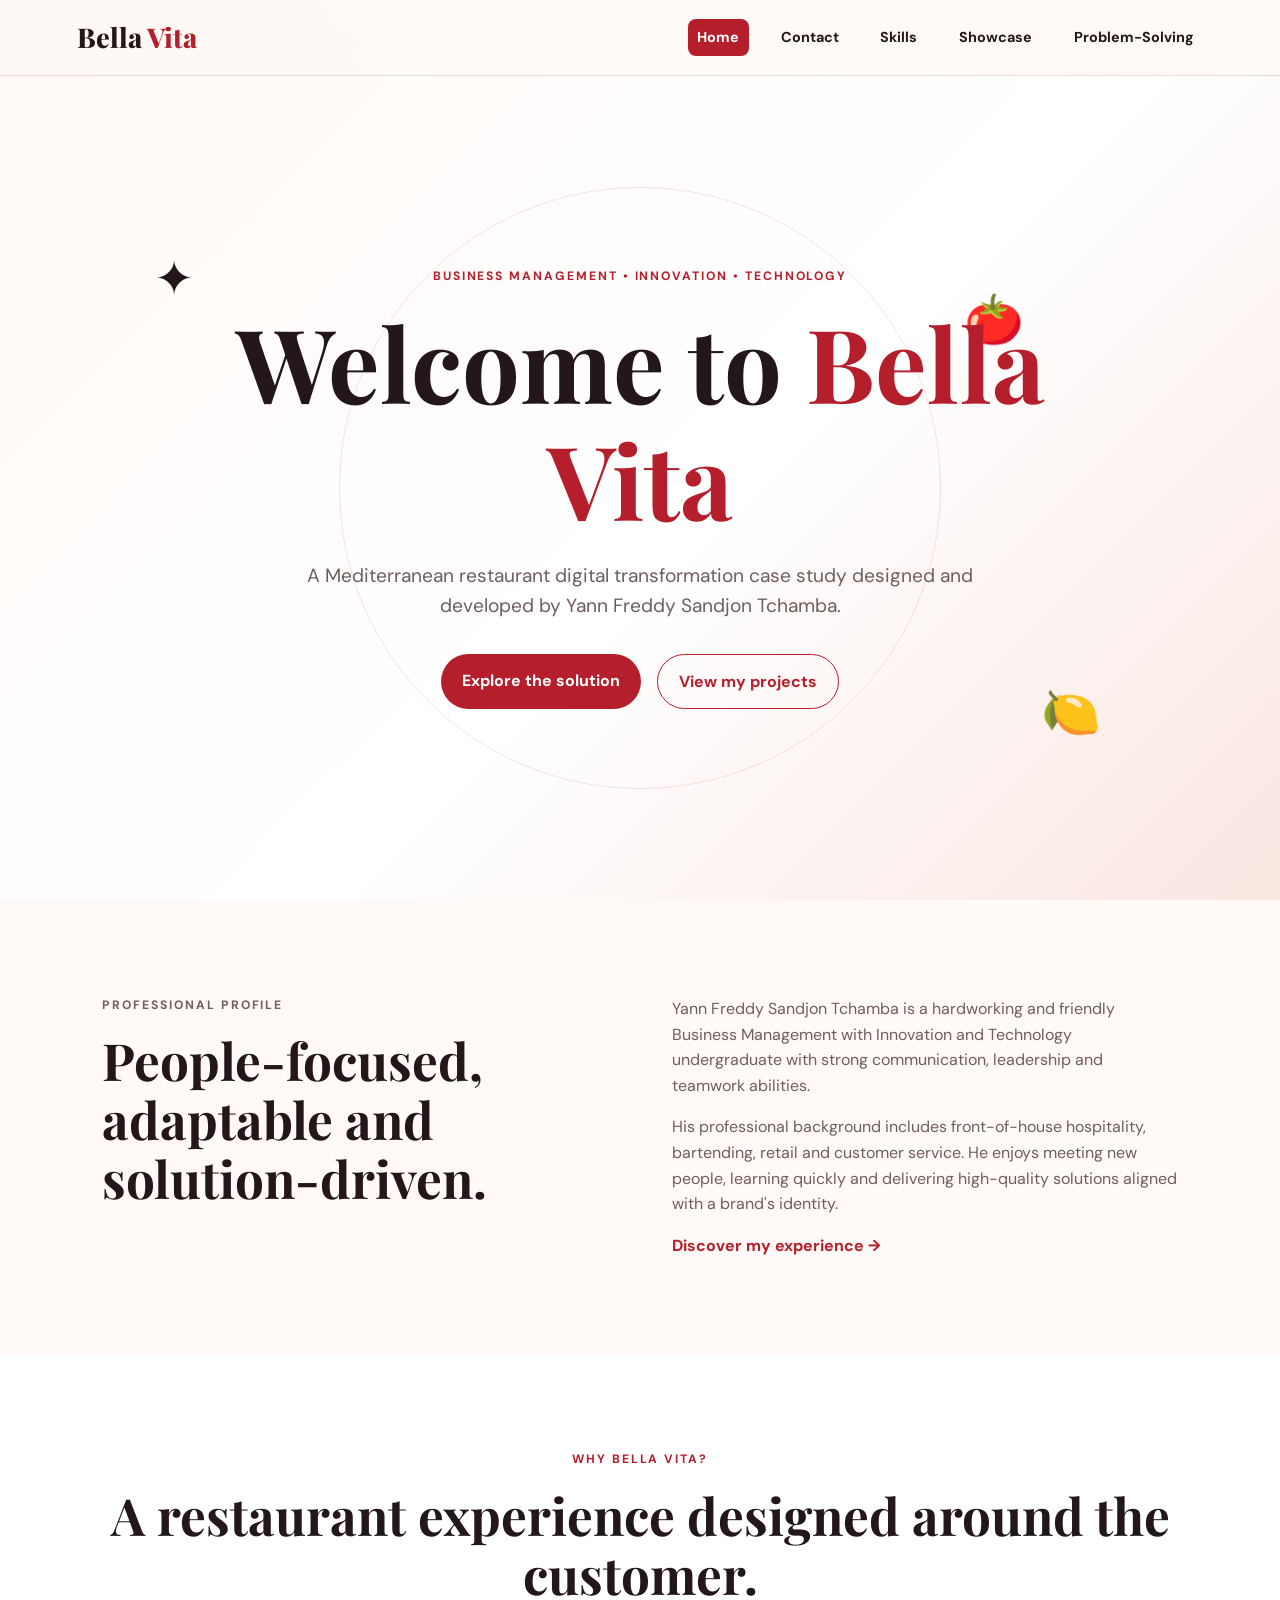
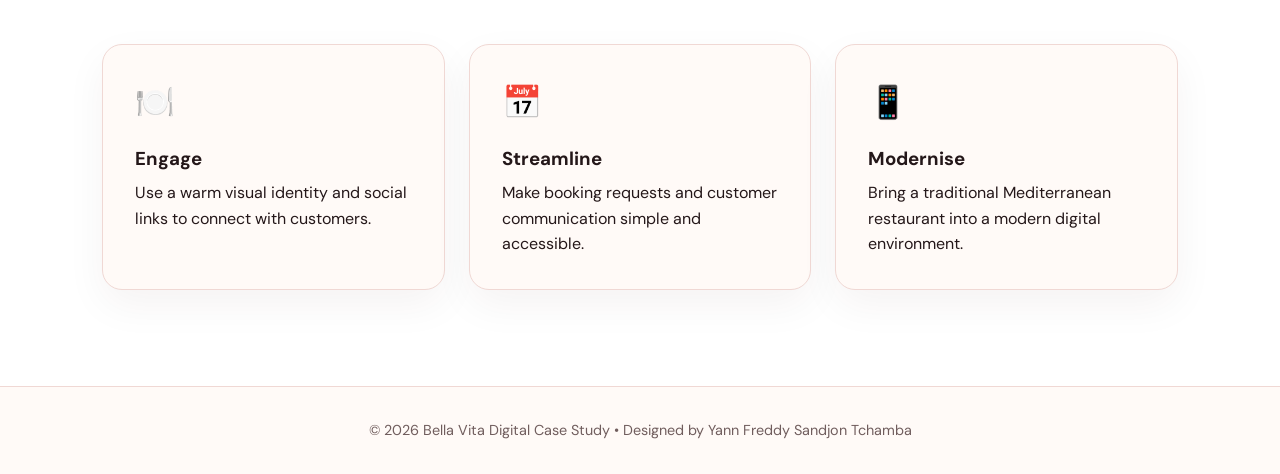
<file: index.html>
<!DOCTYPE html>
<html lang="en">
<head>
    <meta charset="UTF-8">
    <meta name="viewport" content="width=device-width, initial-scale=1.0">

    <title>Bella Vita | Yann Freddy Sandjon Tchamba</title>

    <link rel="stylesheet" href="style.css">    
<script defer src="script.js"></script>
<body>

<header class="site-header">

    <a class="logo" href="index.html">
        Bella <span>Vita</span>
    </a>

    <button class="menu-toggle">☰</button>

    <nav class="nav">

        <a class="active" href="index.html">Home</a>

        <a href="contact.html">Contact</a>

        <a href="skills.html">Skills</a>

        <a href="showcase.html">Showcase</a>

        <a href="problem-solving.html">
            Problem-Solving
        </a>

    </nav>

</header>


<main>

    <section class="hero">

        <div class="floating floating-one">✦</div>

        <div class="floating floating-two">🍋</div>

        <div class="floating floating-three">🍅</div>


        <div class="hero-content">

            <p class="eyebrow">
                Business Management • Innovation • Technology
            </p>

            <h1>
                Welcome to <span>Bella Vita</span>
            </h1>

            <p class="lead">

                A Mediterranean restaurant digital transformation case study designed and developed by Yann Freddy Sandjon Tchamba.

            </p>


            <div class="button-row">

                <a class="btn" href="problem-solving.html">

                    Explore the solution

                </a>


                <a class="btn btn-outline" href="showcase.html">

                    View my projects

                </a>

            </div>

        </div>

    </section>


    <section class="section intro-grid">

        <div>

            <p class="eyebrow">
                Professional Profile
            </p>

            <h2>
                People-focused, adaptable and solution-driven.
            </h2>

        </div>


        <div>

            <p>

                Yann Freddy Sandjon Tchamba is a hardworking and friendly Business Management with Innovation and Technology undergraduate with strong communication, leadership and teamwork abilities.

            </p>


            <p>

                His professional background includes front-of-house hospitality, bartending, retail and customer service. He enjoys meeting new people, learning quickly and delivering high-quality solutions aligned with a brand's identity.

            </p>


            <a class="text-link" href="skills.html">

                Discover my experience →

            </a>

        </div>

    </section>


    <section class="section cards-section">

        <div class="section-heading">

            <p class="eyebrow">
                Why Bella Vita?
            </p>

            <h2>
                A restaurant experience designed around the customer.
            </h2>

        </div>


        <div class="cards">

            <article class="card">

                <div class="icon">
                    🍽️
                </div>

                <h3>
                    Engage
                </h3>

                <p>

                    Use a warm visual identity and social links to connect with customers.

                </p>

            </article>


            <article class="card">

                <div class="icon">
                    📅
                </div>

                <h3>
                    Streamline
                </h3>

                <p>

                    Make booking requests and customer communication simple and accessible.

                </p>

            </article>


            <article class="card">

                <div class="icon">
                    📱
                </div>

                <h3>
                    Modernise
                </h3>

                <p>

                    Bring a traditional Mediterranean restaurant into a modern digital environment.

                </p>

            </article>

        </div>

    </section>

</main>


<footer>

    <p>
        © 2026 Bella Vita Digital Case Study • Designed by Yann Freddy Sandjon Tchamba
    </p>

</footer>


</body>
</html>
</file>
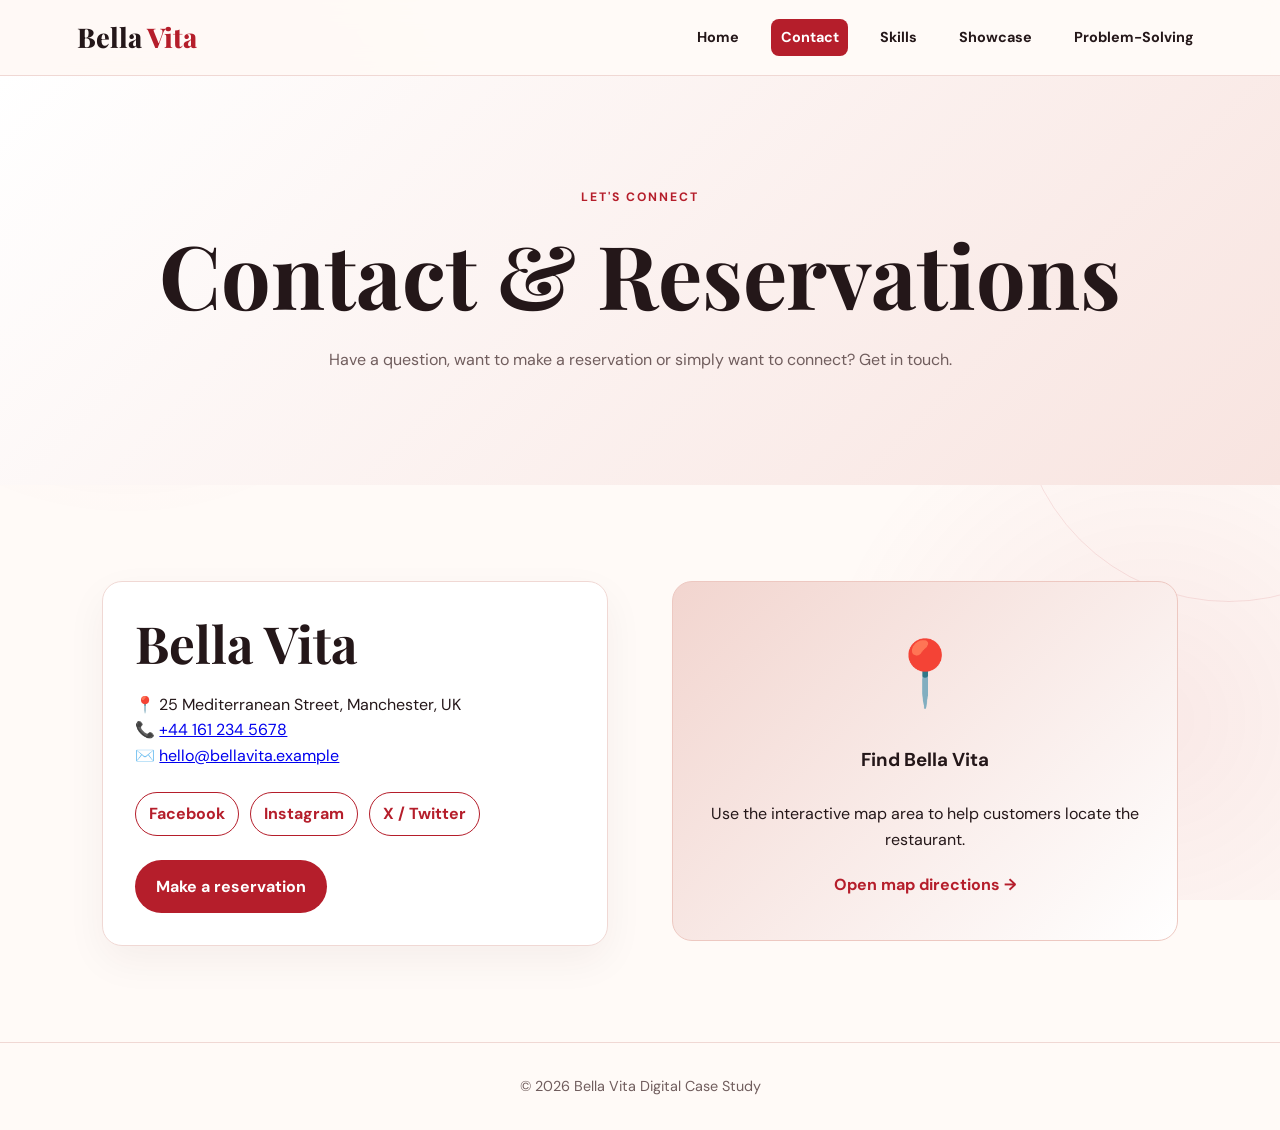
<file: contact.html>
<!DOCTYPE html>
<html lang="en">

<head>

    <meta charset="UTF-8">

    <meta name="viewport" content="width=device-width, initial-scale=1.0">

    <title>Contact | Bella Vita</title>

    <link rel="stylesheet" href="style.css">

    <script defer src="script.js"></script>
</head>


<body>


<header class="site-header">

    <a class="logo" href="index.html">

        Bella <span>Vita</span>

    </a>


    <button class="menu-toggle">
        ☰
    </button>


    <nav class="nav">

        <a href="index.html">
            Home
        </a>

        <a class="active" href="contact.html">
            Contact
        </a>

        <a href="skills.html">
            Skills
        </a>

        <a href="showcase.html">
            Showcase
        </a>

        <a href="problem-solving.html">
            Problem-Solving
        </a>

    </nav>

</header>


<main>


<section class="page-hero">

    <p class="eyebrow">
        Let's connect
    </p>


    <h1>
        Contact & Reservations
    </h1>


    <p>

        Have a question, want to make a reservation or simply want to connect? Get in touch.

    </p>

</section>


<section class="section contact-grid">


    <div class="contact-card">

        <h2>
            Bella Vita
        </h2>


        <p>
            📍 25 Mediterranean Street, Manchester, UK
        </p>


        <p>

            📞

            <a href="tel:+441612345678">

                +44 161 234 5678

            </a>

        </p>


        <p>

            ✉️

            <a href="mailto:hello@bellavita.example">

                hello@bellavita.example

            </a>

        </p>


        <div class="socials">

            <a href="https://www.facebook.com/"
               target="_blank">

                Facebook

            </a>


            <a href="https://www.instagram.com/"
               target="_blank">

                Instagram

            </a>


            <a href="https://x.com/"
               target="_blank">

                X / Twitter

            </a>

        </div>


        <a class="btn" href="problem-solving.html#booking">

            Make a reservation

        </a>

    </div>


    <div class="map-box">

        <div class="map-pin">
            📍
        </div>


        <h3>
            Find Bella Vita
        </h3>


        <p>

            Use the interactive map area to help customers locate the restaurant.

        </p>


        <a class="text-link"
           target="_blank"
           href="https://www.google.com/maps/search/?api=1&query=Manchester%2C%20UK">

            Open map directions →

        </a>

    </div>


</section>


</main>


<footer>

    <p>
        © 2026 Bella Vita Digital Case Study
    </p>

</footer>


</body>

</html>
</file>
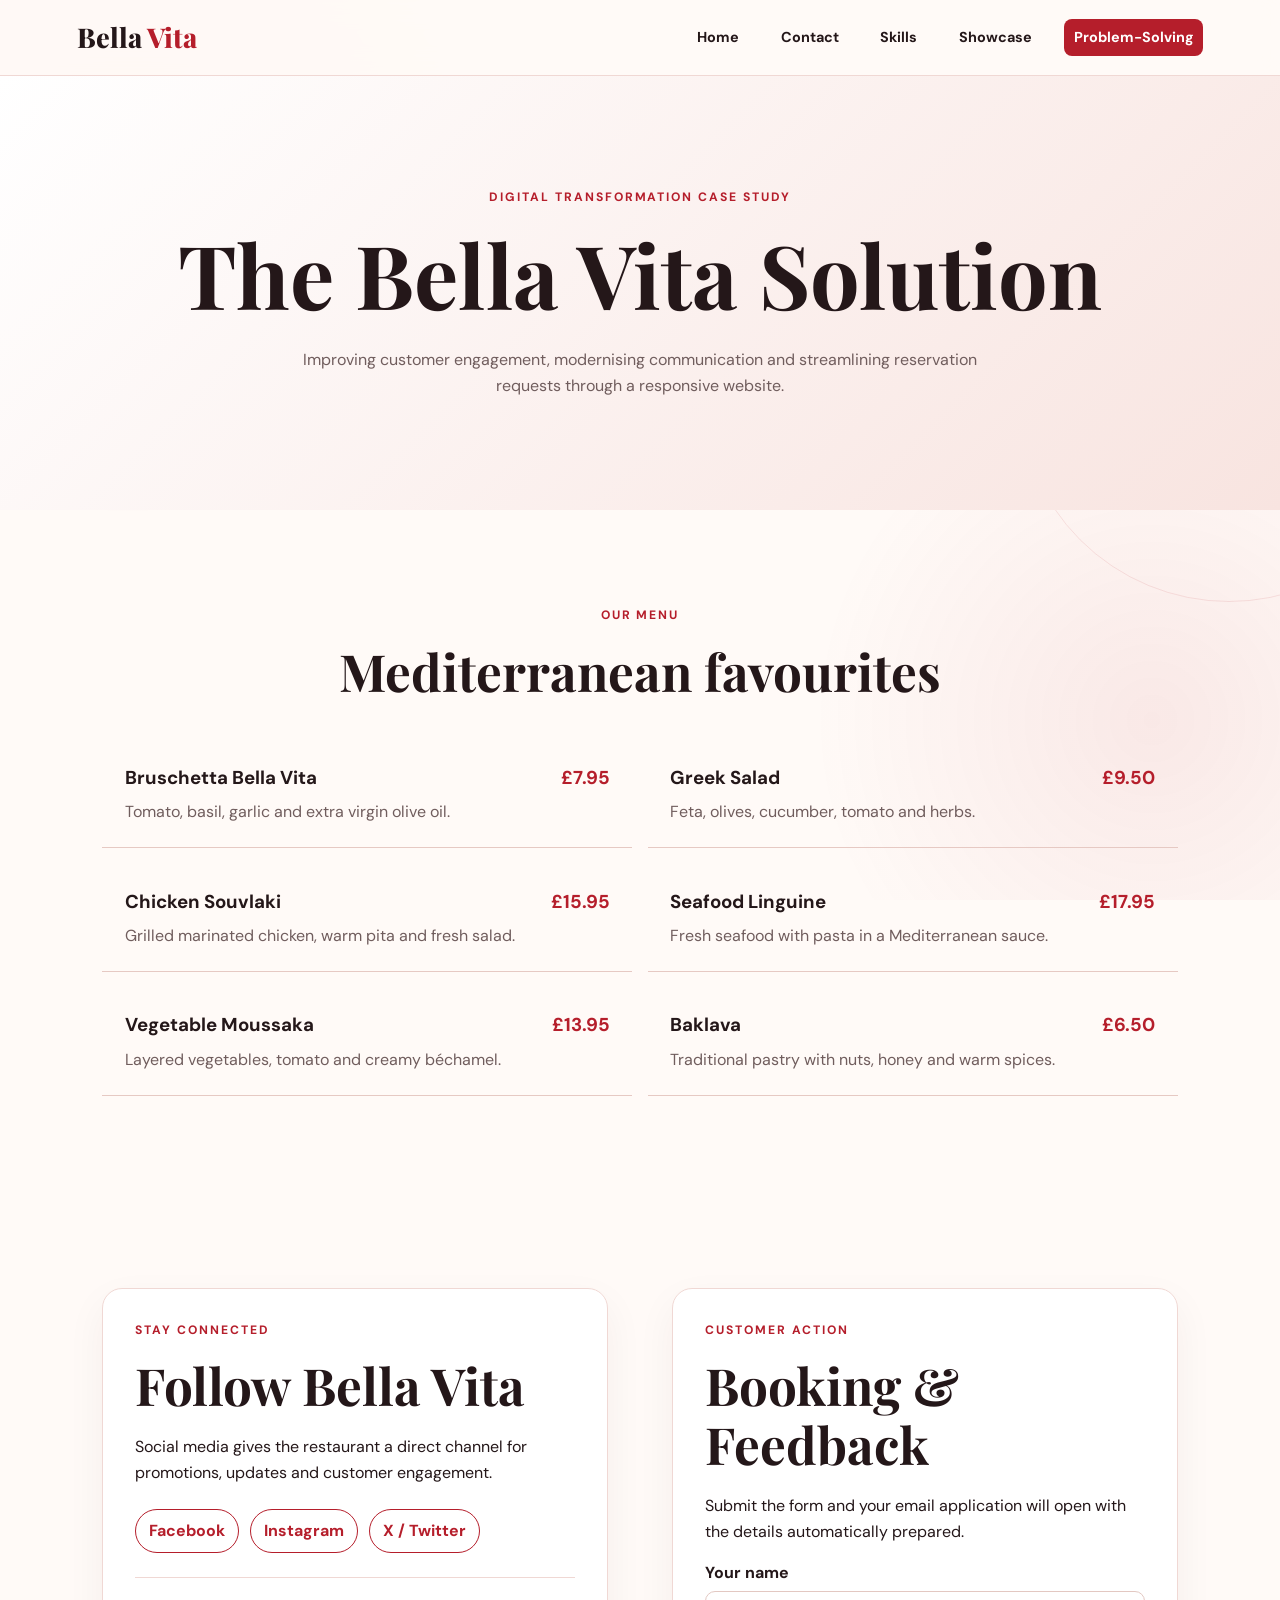
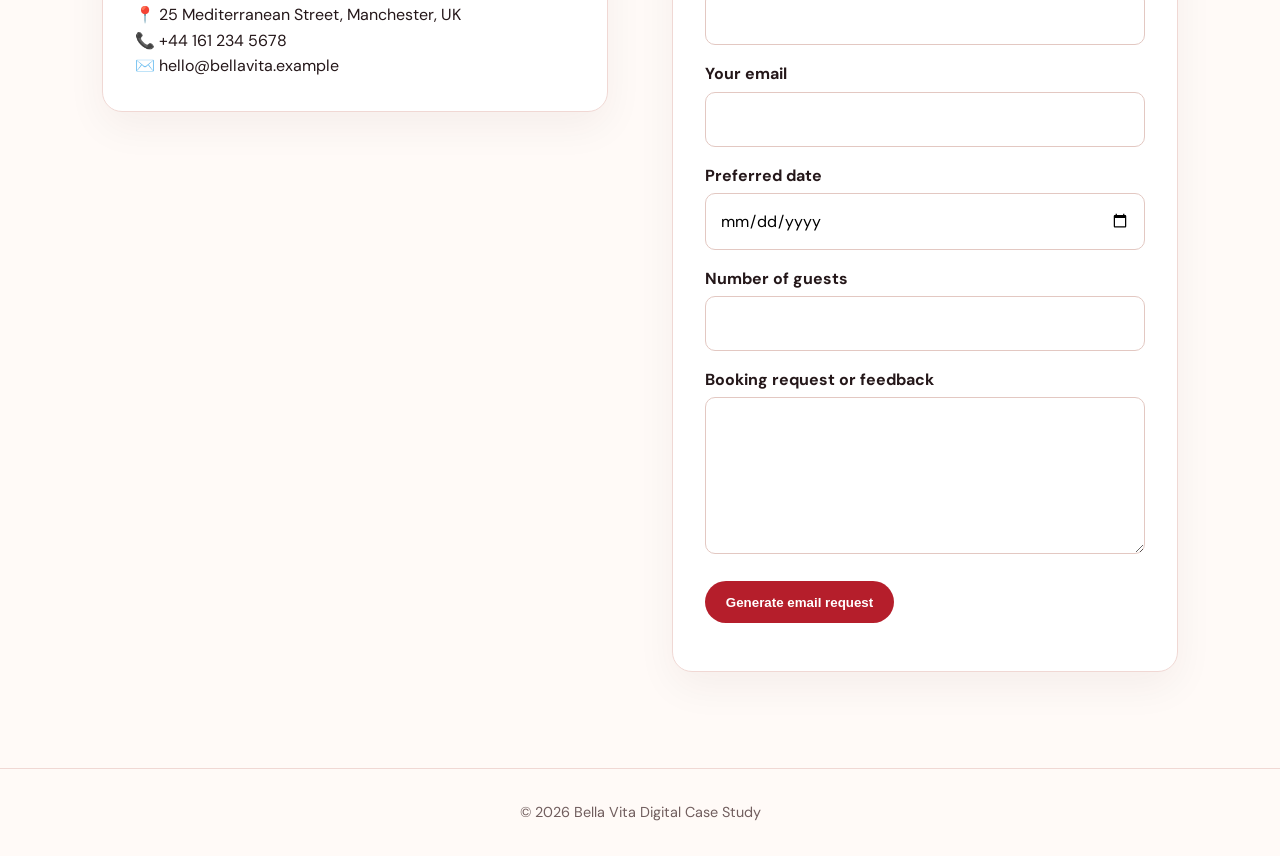
<file: problem-solving.html>
<!DOCTYPE html>
<html lang="en">

<head>

    <meta charset="UTF-8">

    <meta name="viewport"
          content="width=device-width, initial-scale=1.0">

    <title>

        Problem-Solving | Bella Vita

    </title>

<link rel="stylesheet" href="style.css">
<script defer src="script.js"></script>    

</head>


<body>


<header class="site-header">


    <a class="logo"
       href="index.html">

        Bella <span>Vita</span>

    </a>


    <button class="menu-toggle">

        ☰

    </button>


    <nav class="nav">


        <a href="index.html">

            Home

        </a>


        <a href="contact.html">

            Contact

        </a>


        <a href="skills.html">

            Skills

        </a>


        <a href="showcase.html">

            Showcase

        </a>


        <a class="active"
           href="problem-solving.html">

            Problem-Solving

        </a>


    </nav>


</header>


<main>


<section class="page-hero">


    <p class="eyebrow">

        Digital transformation case study

    </p>


    <h1>

        The Bella Vita Solution

    </h1>


    <p>

        Improving customer engagement, modernising communication and streamlining reservation requests through a responsive website.

    </p>


</section>


<section class="section menu-section">


    <div class="section-heading">


        <p class="eyebrow">

            Our menu

        </p>


        <h2>

            Mediterranean favourites

        </h2>


    </div>


    <div class="menu-grid">


        <div class="menu-item">


            <h3>

                Bruschetta Bella Vita

                <span>

                    £7.95

                </span>

            </h3>


            <p>

                Tomato, basil, garlic and extra virgin olive oil.

            </p>


        </div>


        <div class="menu-item">


            <h3>

                Greek Salad

                <span>

                    £9.50

                </span>

            </h3>


            <p>

                Feta, olives, cucumber, tomato and herbs.

            </p>


        </div>


        <div class="menu-item">


            <h3>

                Chicken Souvlaki

                <span>

                    £15.95

                </span>

            </h3>


            <p>

                Grilled marinated chicken, warm pita and fresh salad.

            </p>


        </div>


        <div class="menu-item">


            <h3>

                Seafood Linguine

                <span>

                    £17.95

                </span>

            </h3>


            <p>

                Fresh seafood with pasta in a Mediterranean sauce.

            </p>


        </div>


        <div class="menu-item">


            <h3>

                Vegetable Moussaka

                <span>

                    £13.95

                </span>

            </h3>


            <p>

                Layered vegetables, tomato and creamy béchamel.

            </p>


        </div>


        <div class="menu-item">


            <h3>

                Baklava

                <span>

                    £6.50

                </span>

            </h3>


            <p>

                Traditional pastry with nuts, honey and warm spices.

            </p>


        </div>


    </div>


</section>


<section class="section solution-grid">


    <div class="contact-card">


        <p class="eyebrow">

            Stay connected

        </p>


        <h2>

            Follow Bella Vita

        </h2>


        <p>

            Social media gives the restaurant a direct channel for promotions, updates and customer engagement.

        </p>


        <div class="socials">


            <a href="https://www.facebook.com/"
               target="_blank">

                Facebook

            </a>


            <a href="https://www.instagram.com/"
               target="_blank">

                Instagram

            </a>


            <a href="https://x.com/"
               target="_blank">

                X / Twitter

            </a>


        </div>


        <hr>


        <p>

            📍 25 Mediterranean Street, Manchester, UK

        </p>


        <p>

            📞 +44 161 234 5678

        </p>


        <p>

            ✉️ hello@bellavita.example

        </p>


    </div>


    <div class="card"
         id="booking">


        <p class="eyebrow">

            Customer action

        </p>


        <h2>

            Booking & Feedback

        </h2>


        <p>

            Submit the form and your email application will open with the details automatically prepared.

        </p>


        <form id="bookingForm">


            <label for="name">

                Your name

            </label>


            <input id="name"
                   name="name"
                   required>


            <label for="email">

                Your email

            </label>


            <input id="email"
                   name="email"
                   type="email"
                   required>


            <label for="date">

                Preferred date

            </label>


            <input id="date"
                   name="date"
                   type="date"
                   required>


            <label for="guests">

                Number of guests

            </label>


            <input id="guests"
                   name="guests"
                   type="number"
                   min="1"
                   max="30"
                   required>


            <label for="message">

                Booking request or feedback

            </label>


            <textarea id="message"
                      name="message"
                      rows="5"
                      required>
            </textarea>


            <button class="btn"
                    type="submit">

                Generate email request

            </button>


        </form>


        <p id="formMessage"
           class="form-message">

        </p>


    </div>


</section>


</main>


<footer>


    <p>

        © 2026 Bella Vita Digital Case Study

    </p>


</footer>


</body>

</html>
</file>
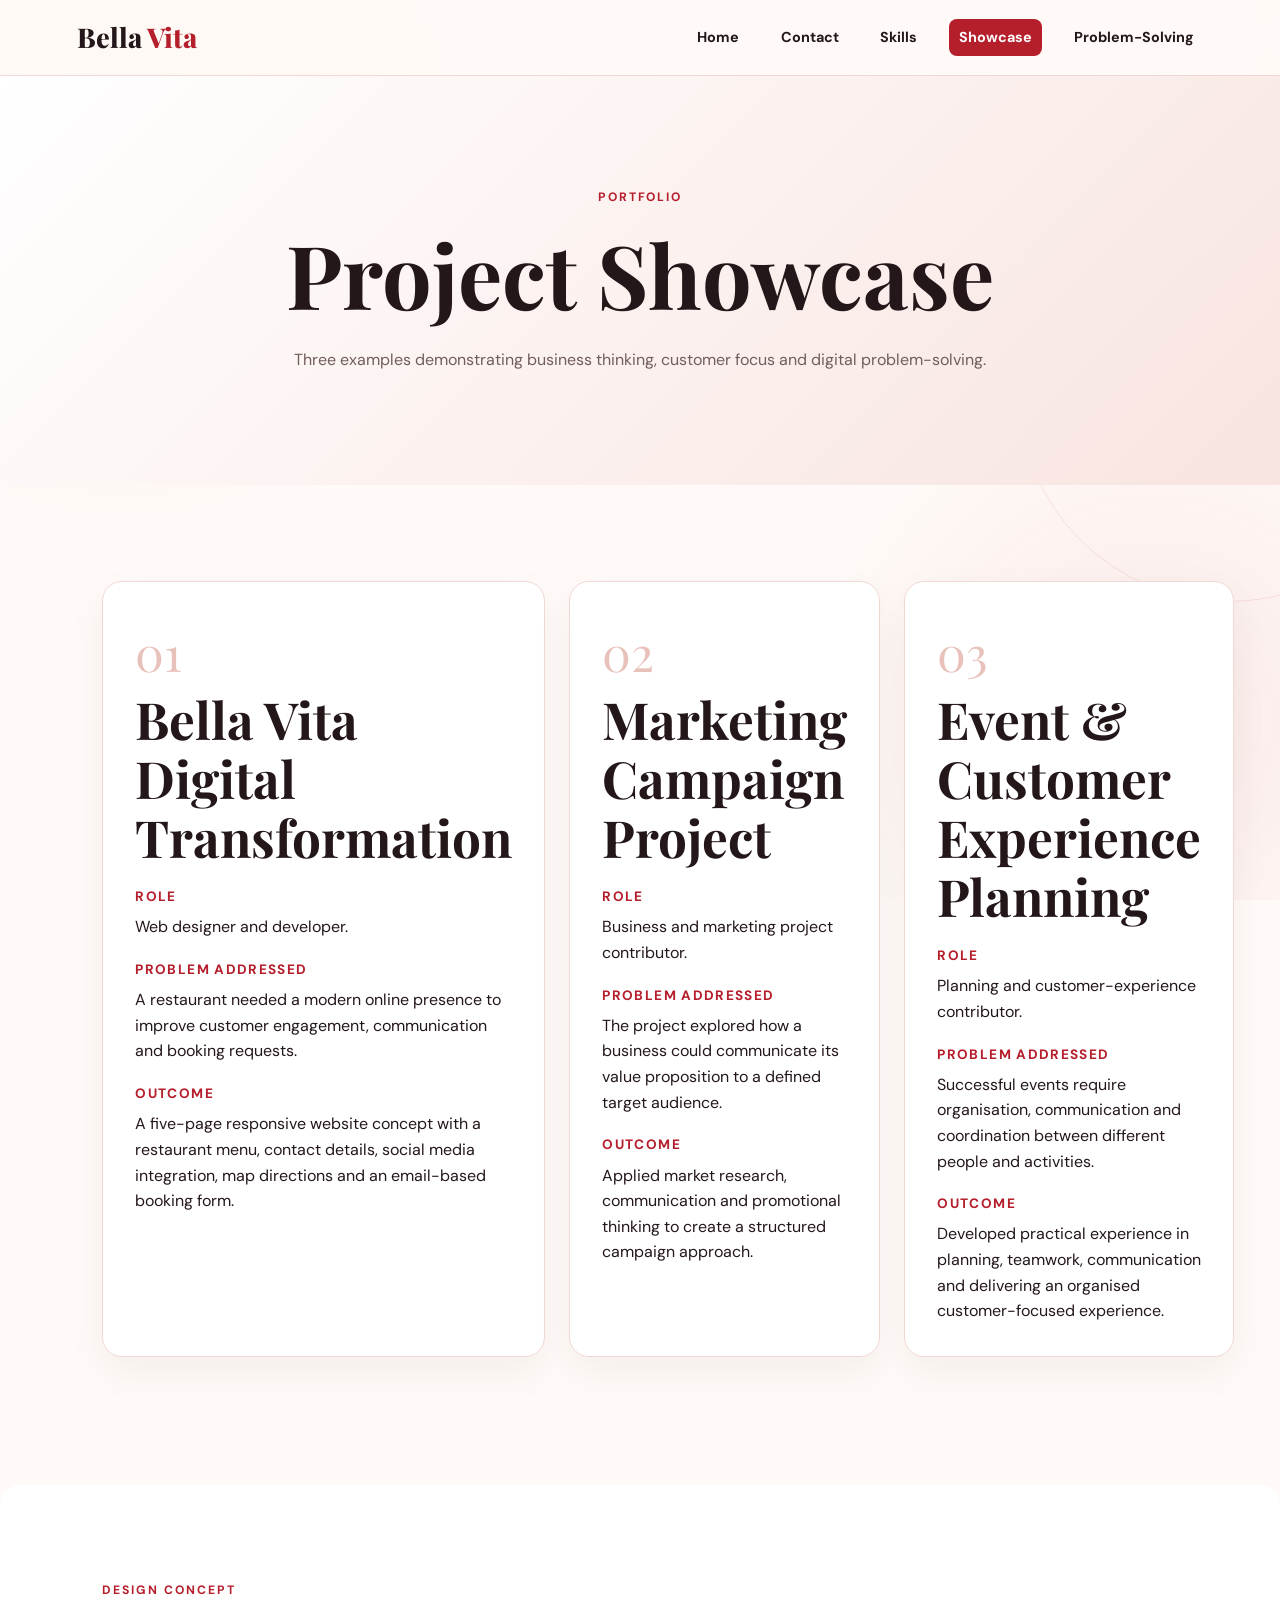
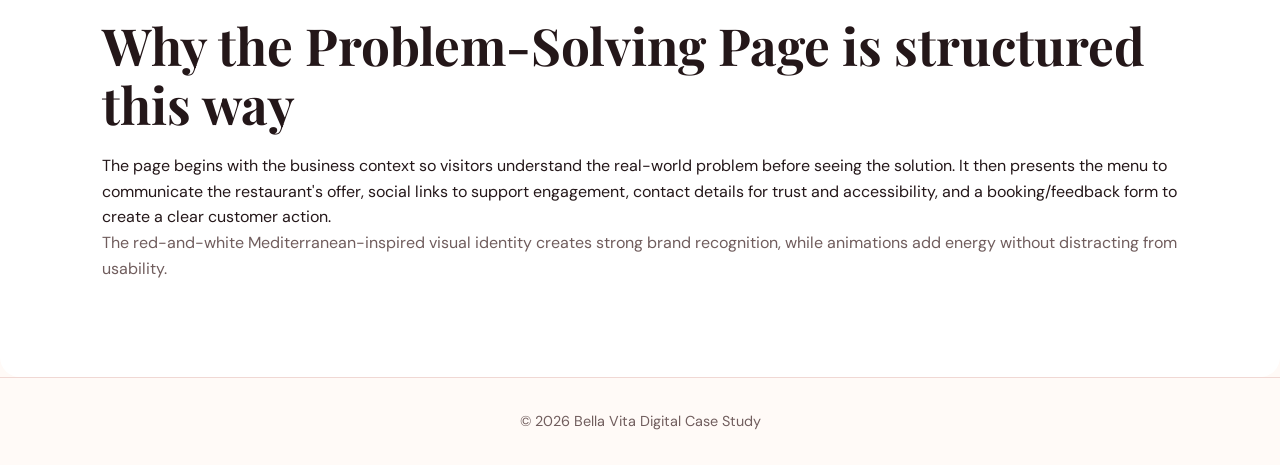
<file: showcase.html>
<!DOCTYPE html>
<html lang="en">

<head>

    <meta charset="UTF-8">

    <meta name="viewport"
          content="width=device-width, initial-scale=1.0">

    <title>
        Project Showcase | Bella Vita
    </title>

     <link rel="stylesheet" href="style.css">
 <script defer src="script.js"></script>
</head>


<body>


<header class="site-header">


    <a class="logo"
       href="index.html">

        Bella <span>Vita</span>

    </a>


    <button class="menu-toggle">

        ☰

    </button>


    <nav class="nav">


        <a href="index.html">

            Home

        </a>


        <a href="contact.html">

            Contact

        </a>


        <a href="skills.html">

            Skills

        </a>


        <a class="active"
           href="showcase.html">

            Showcase

        </a>


        <a href="problem-solving.html">

            Problem-Solving

        </a>


    </nav>


</header>


<main>


<section class="page-hero">


    <p class="eyebrow">

        Portfolio

    </p>


    <h1>

        Project Showcase

    </h1>


    <p>

        Three examples demonstrating business thinking, customer focus and digital problem-solving.

    </p>


</section>


<section class="section project-grid">


    <article class="project-card">


        <span class="project-number">

            01

        </span>


        <h2>

            Bella Vita Digital Transformation

        </h2>


        <h3>

            Role

        </h3>


        <p>

            Web designer and developer.

        </p>


        <h3>

            Problem addressed

        </h3>


        <p>

            A restaurant needed a modern online presence to improve customer engagement, communication and booking requests.

        </p>


        <h3>

            Outcome

        </h3>


        <p>

            A five-page responsive website concept with a restaurant menu, contact details, social media integration, map directions and an email-based booking form.

        </p>


    </article>


    <article class="project-card">


        <span class="project-number">

            02

        </span>


        <h2>

            Marketing Campaign Project

        </h2>


        <h3>

            Role

        </h3>


        <p>

            Business and marketing project contributor.

        </p>


        <h3>

            Problem addressed

        </h3>


        <p>

            The project explored how a business could communicate its value proposition to a defined target audience.

        </p>


        <h3>

            Outcome

        </h3>


        <p>

            Applied market research, communication and promotional thinking to create a structured campaign approach.

        </p>


    </article>


    <article class="project-card">


        <span class="project-number">

            03

        </span>


        <h2>

            Event & Customer Experience Planning

        </h2>


        <h3>

            Role

        </h3>


        <p>

            Planning and customer-experience contributor.

        </p>


        <h3>

            Problem addressed

        </h3>


        <p>

            Successful events require organisation, communication and coordination between different people and activities.

        </p>


        <h3>

            Outcome

        </h3>


        <p>

            Developed practical experience in planning, teamwork, communication and delivering an organised customer-focused experience.

        </p>


    </article>


</section>


<section class="section concept">


    <p class="eyebrow">

        Design concept

    </p>


    <h2>

        Why the Problem-Solving Page is structured this way

    </h2>


    <p>

        The page begins with the business context so visitors understand the real-world problem before seeing the solution. It then presents the menu to communicate the restaurant's offer, social links to support engagement, contact details for trust and accessibility, and a booking/feedback form to create a clear customer action.

    </p>


    <p>

        The red-and-white Mediterranean-inspired visual identity creates strong brand recognition, while animations add energy without distracting from usability.

    </p>


</section>


</main>


<footer>


    <p>

        © 2026 Bella Vita Digital Case Study

    </p>


</footer>


</body>

</html>
</file>
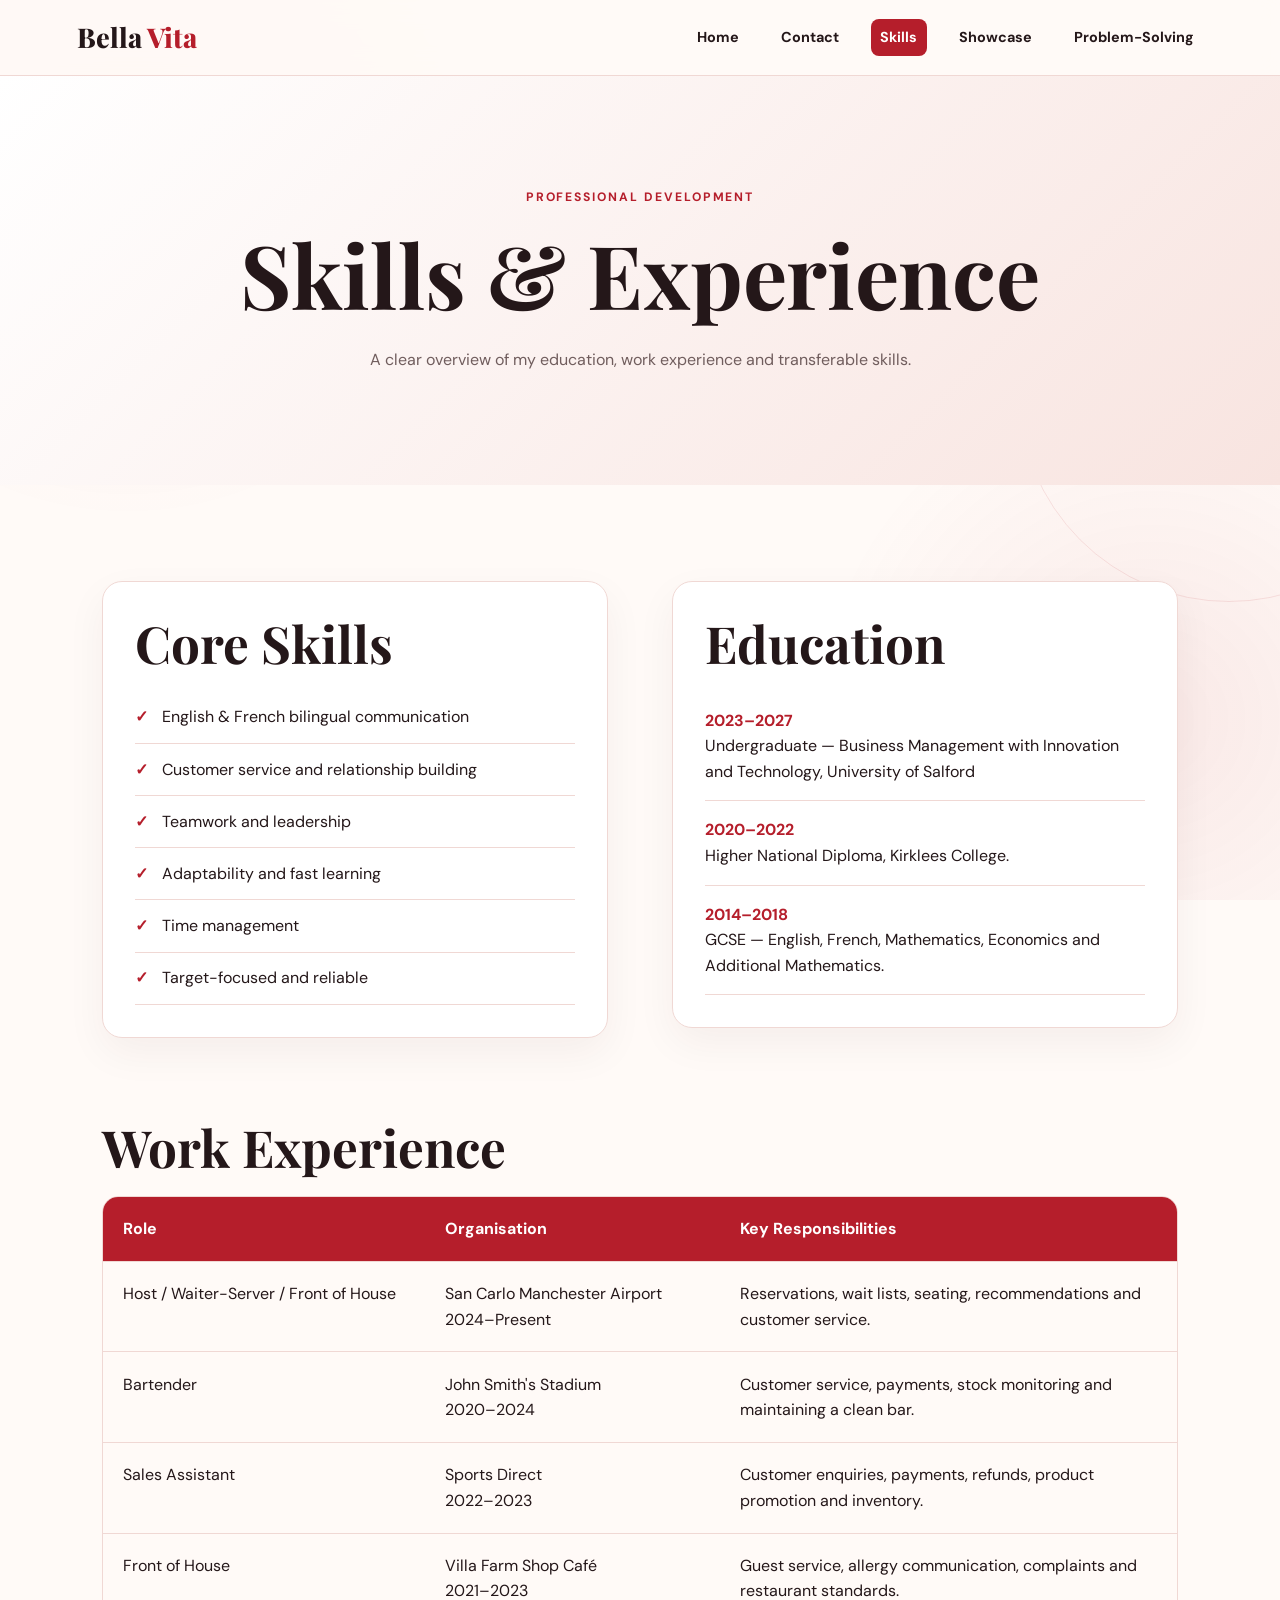
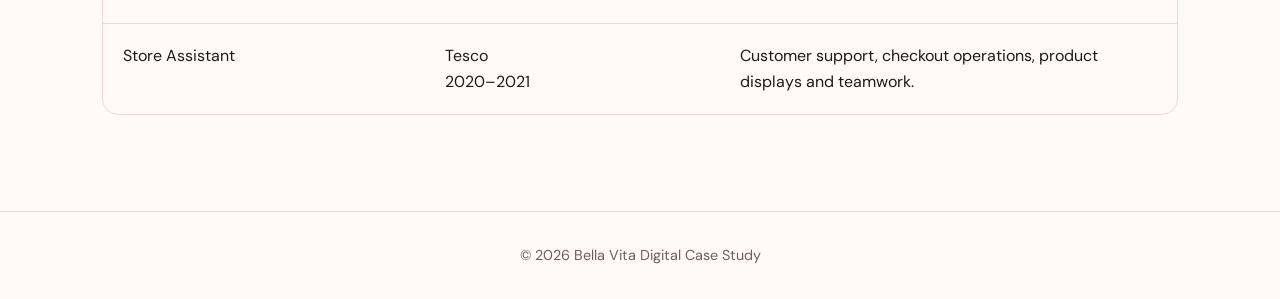
<file: skills.html>
<!DOCTYPE html>
<html lang="en">

<head>

    <meta charset="UTF-8">

    <meta name="viewport"
          content="width=device-width, initial-scale=1.0">

    <title>
        Skills | Yann Freddy
    </title>

    <link rel="stylesheet" href="style.css">
<script defer src="script.js"></script>
    
    

</head>


<body>


<header class="site-header">


    <a class="logo"
       href="index.html">

        Bella <span>Vita</span>

    </a>


    <button class="menu-toggle">

        ☰

    </button>


    <nav class="nav">


        <a href="index.html">

            Home

        </a>


        <a href="contact.html">

            Contact

        </a>


        <a class="active"
           href="skills.html">

            Skills

        </a>


        <a href="showcase.html">

            Showcase

        </a>


        <a href="problem-solving.html">

            Problem-Solving

        </a>


    </nav>


</header>


<main>


<section class="page-hero">


    <p class="eyebrow">

        Professional development

    </p>


    <h1>

        Skills & Experience

    </h1>


    <p>

        A clear overview of my education, work experience and transferable skills.

    </p>


</section>


<section class="section">


    <div class="skills-layout">


        <div class="card">


            <h2>

                Core Skills

            </h2>


            <ul class="skill-list">


                <li>

                    English & French bilingual communication

                </li>


                <li>

                    Customer service and relationship building

                </li>


                <li>

                    Teamwork and leadership

                </li>


                <li>

                    Adaptability and fast learning

                </li>


                <li>

                    Time management

                </li>


                <li>

                    Target-focused and reliable

                </li>


            </ul>


        </div>


        <div class="card">


            <h2>

                Education

            </h2>


            <div class="timeline">


                <div>


                    <strong>

                        2023–2027

                    </strong>


                    <p>

                        Undergraduate — Business Management with Innovation and Technology, University of Salford

                    </p>


                </div>


                <div>


                    <strong>

                        2020–2022

                    </strong>


                    <p>

                        Higher National Diploma, Kirklees College.

                    </p>


                </div>


                <div>


                    <strong>

                        2014–2018

                    </strong>


                    <p>

                        GCSE — English, French, Mathematics, Economics and Additional Mathematics.

                    </p>


                </div>


            </div>


        </div>


    </div>


    <h2 class="section-title">

        Work Experience

    </h2>


    <div class="experience-table">


        <div class="table-row table-head">

            <span>
                Role
            </span>


            <span>
                Organisation
            </span>


            <span>
                Key Responsibilities
            </span>

        </div>


        <div class="table-row">


            <span>

                Host / Waiter-Server / Front of House

            </span>


            <span>

                San Carlo Manchester Airport

                <br>

                2024–Present

            </span>


            <span>

                Reservations, wait lists, seating, recommendations and customer service.

            </span>


        </div>


        <div class="table-row">


            <span>

                Bartender

            </span>


            <span>

                John Smith's Stadium

                <br>

                2020–2024

            </span>


            <span>

                Customer service, payments, stock monitoring and maintaining a clean bar.

            </span>


        </div>


        <div class="table-row">


            <span>

                Sales Assistant

            </span>


            <span>

                Sports Direct

                <br>

                2022–2023

            </span>


            <span>

                Customer enquiries, payments, refunds, product promotion and inventory.

            </span>


        </div>


        <div class="table-row">


            <span>

                Front of House

            </span>


            <span>

                Villa Farm Shop Café

                <br>

                2021–2023

            </span>


            <span>

                Guest service, allergy communication, complaints and restaurant standards.

            </span>


        </div>


        <div class="table-row">


            <span>

                Store Assistant

            </span>


            <span>

                Tesco

                <br>

                2020–2021

            </span>


            <span>

                Customer support, checkout operations, product displays and teamwork.

            </span>


        </div>


    </div>


</section>


</main>


<footer>


    <p>

        © 2026 Bella Vita Digital Case Study

    </p>


</footer>


</body>

</html>
</file>
<file: style.css>
@import url('https://fonts.googleapis.com/css2?family=DM+Sans:wght@400;500;700&family=Playfair+Display:wght@600;700;800&display=swap');


:root {

    --red: #b51e2b;

    --dark: #241719;

    --cream: #fffaf7;

    --pink: #f8e4e0;

    --muted: #705d5d;

    --white: #ffffff;

}


* {

    box-sizing: border-box;

    margin: 0;

    padding: 0;

}


html {

    scroll-behavior: smooth;

}


body {

    font-family: 'DM Sans', sans-serif;

    background: var(--cream);

    color: var(--dark);

    line-height: 1.6;

}


/* Animated background */

body::before {

    content: "";

    position: fixed;

    inset: 0;

    z-index: -2;

    background:

        radial-gradient(

            circle at 10% 20%,

            rgba(181, 30, 43, .08),

            transparent 25%

        ),

        radial-gradient(

            circle at 90% 80%,

            rgba(181, 30, 43, .08),

            transparent 25%

        );

}


body::after {

    content: "";

    position: fixed;

    width: 420px;

    height: 420px;

    border: 1px solid rgba(181, 30, 43, .1);

    border-radius: 50%;

    right: -160px;

    top: 20%;

    z-index: -1;

    animation: rotate 20s linear infinite;

}


@keyframes rotate {

    to {

        transform: rotate(360deg);

    }

}


@keyframes float {

    50% {

        transform: translateY(-18px) rotate(8deg);

    }

}


/* Header */

.site-header {

    height: 76px;

    display: flex;

    align-items: center;

    justify-content: space-between;

    padding: 0 6%;

    background: rgba(255, 250, 247, .9);

    backdrop-filter: blur(12px);

    position: sticky;

    top: 0;

    z-index: 10;

    border-bottom: 1px solid #f0d8d4;

}


.logo {

    font-family: 'Playfair Display', serif;

    font-size: 1.7rem;

    font-weight: 800;

    color: var(--dark);

    text-decoration: none;

}


.logo span,

h1 span {

    color: var(--red);

}


.nav {

    display: flex;

    gap: 1.4rem;

}


.nav a {

    color: var(--dark);

    text-decoration: none;

    font-weight: 700;

    font-size: .9rem;

    padding: .45rem .6rem;

    border-radius: 8px;

}


.nav a:hover,

.nav a.active {

    background: var(--red);

    color: white;

}


.menu-toggle {

    display: none;

    border: 0;

    background: none;

    font-size: 1.5rem;

}


/* Hero */

.hero {

    min-height: calc(100vh - 76px);

    display: grid;

    place-items: center;

    text-align: center;

    padding: 5rem 6%;

    position: relative;

    overflow: hidden;

    background:

        linear-gradient(

            135deg,

            #fffaf7 0%,

            #ffffff 55%,

            #f9e6e1 100%

        );

}


.hero::before {

    content: "";

    position: absolute;

    width: 600px;

    height: 600px;

    border-radius: 50%;

    border: 1px solid rgba(181, 30, 43, .12);

    animation: rotate 35s linear infinite;

}


.hero-content {

    max-width: 850px;

    position: relative;

    z-index: 1;

}


.eyebrow {

    text-transform: uppercase;

    letter-spacing: .16em;

    font-size: .76rem;

    font-weight: 700;

    color: var(--red);

    margin-bottom: 1rem;

}


h1,

h2 {

    font-family: 'Playfair Display', serif;

    line-height: 1.15;

}


h1 {

    font-size: clamp(3rem, 8vw, 6.8rem);

    margin-bottom: 1.4rem;

}


h2 {

    font-size: clamp(2rem, 4vw, 3.4rem);

    margin-bottom: 1.2rem;

}


h3 {

    margin-bottom: .4rem;

}


.lead {

    font-size: 1.2rem;

    max-width: 680px;

    margin: 0 auto 2rem;

    color: var(--muted);

}


.button-row {

    display: flex;

    justify-content: center;

    gap: 1rem;

    flex-wrap: wrap;

}


.btn {

    display: inline-block;

    border: 0;

    background: var(--red);

    color: white;

    padding: .85rem 1.3rem;

    border-radius: 999px;

    text-decoration: none;

    font-weight: 700;

    cursor: pointer;

    transition: .25s;

}


.btn:hover {

    transform: translateY(-3px);

    box-shadow: 0 12px 25px rgba(181, 30, 43, .2);

}


.btn-outline {

    background: transparent;

    color: var(--red);

    border: 1px solid var(--red);

}


.floating {

    position: absolute;

    font-size: 3rem;

    animation: float 5s ease-in-out infinite;

}


.floating-one {

    top: 20%;

    left: 12%;

}


.floating-two {

    bottom: 18%;

    right: 14%;

    animation-delay: 1s;

}


.floating-three {

    top: 25%;

    right: 20%;

    animation-delay: 2s;

}


/* Sections */

.section {

    padding: 6rem 8%;

    max-width: 1300px;

    margin: auto;

}


.intro-grid,

.solution-grid,

.contact-grid,

.skills-layout {

    display: grid;

    grid-template-columns: 1fr 1fr;

    gap: 4rem;

    align-items: start;

}


.intro-grid p {

    margin-bottom: 1rem;

    color: var(--muted);

}


.text-link {

    color: var(--red);

    font-weight: 700;

    text-decoration: none;

}


.cards-section {

    max-width: none;

    background: #fff;

}


.section-heading {

    text-align: center;

    margin-bottom: 2.5rem;

}


.cards {

    display: grid;

    grid-template-columns: repeat(3, 1fr);

    gap: 1.5rem;

    max-width: 1100px;

    margin: auto;

}


.card,

.project-card,

.contact-card {

    background: white;

    border: 1px solid #f0d8d4;

    border-radius: 20px;

    padding: 2rem;

    box-shadow: 0 15px 40px rgba(64, 20, 20, .05);

}


.cards-section .card {

    background: var(--cream);

}


.icon {

    font-size: 2rem;

    margin-bottom: 1rem;

}


/* Page hero */

.page-hero {

    padding: 7rem 8%;

    text-align: center;

    background:

        linear-gradient(

            135deg,

            #ffffff,

            #f8e4e0

        );

}


.page-hero h1 {

    font-size: clamp(3rem, 7vw, 5.5rem);

}


.page-hero p:last-child {

    max-width: 700px;

    margin: auto;

    color: var(--muted);

}


/* Social media */

.socials {

    display: flex;

    gap: .7rem;

    flex-wrap: wrap;

    margin: 1.5rem 0;

}


.socials a {

    border: 1px solid var(--red);

    color: var(--red);

    padding: .5rem .8rem;

    border-radius: 999px;

    text-decoration: none;

    font-weight: 700;

}


.socials a:hover {

    background: var(--red);

    color: white;

}


/* Map */

.map-box {

    min-height: 360px;

    border-radius: 20px;

    background:

        linear-gradient(

            135deg,

            #f2d5cf,

            #ffffff

        );

    display: grid;

    place-items: center;

    text-align: center;

    padding: 2rem;

    border: 1px solid #edc8c1;

}


.map-pin {

    font-size: 4rem;

}


/* Skills */

.skill-list {

    list-style: none;

}


.skill-list li {

    padding: .8rem 0;

    border-bottom: 1px solid #f0d8d4;

}


.skill-list li::before {

    content: "✓";

    color: var(--red);

    font-weight: bold;

    margin-right: .6rem;

}


.timeline > div {

    padding: 1rem 0;

    border-bottom: 1px solid #f0d8d4;

}


.timeline strong {

    color: var(--red);

}


.section-title {

    margin-top: 5rem;

}


.experience-table {

    border: 1px solid #f0d8d4;

    border-radius: 16px;

    overflow: hidden;

}


.table-row {

    display: grid;

    grid-template-columns: 1.1fr 1fr 1.5fr;

    gap: 1rem;

    padding: 1.2rem;

    border-bottom: 1px solid #f0d8d4;

}


.table-row:last-child {

    border-bottom: 0;

}


.table-head {

    background: var(--red);

    color: white;

    font-weight: 700;

}


/* Projects */

.project-grid {

    display: grid;

    grid-template-columns: repeat(3, 1fr);

    gap: 1.5rem;

}


.project-card {

    position: relative;

}


.project-number {

    font-size: 3rem;

    color: #e8c1bb;

    font-family: 'Playfair Display', serif;

}


.project-card h3 {

    color: var(--red);

    font-size: .85rem;

    text-transform: uppercase;

    letter-spacing: .1em;

    margin-top: 1.2rem;

}


.concept {

    background: #fff;

    margin-top: 2rem;

    border-radius: 20px;

}


.concept p:last-child {

    color: var(--muted);

}


/* Menu */

.menu-grid {

    display: grid;

    grid-template-columns: repeat(2, 1fr);

    gap: 1rem;

}


.menu-item {

    padding: 1.4rem;

    border-bottom: 1px solid #e6c9c3;

}


.menu-item h3 {

    display: flex;

    justify-content: space-between;

    gap: 1rem;

}


.menu-item span {

    color: var(--red);

    white-space: nowrap;

}


.menu-item p {

    color: var(--muted);

}


/* Forms */

label {

    display: block;

    font-weight: 700;

    margin-top: 1rem;

    margin-bottom: .3rem;

}


input,

textarea {

    width: 100%;

    padding: .85rem;

    border: 1px solid #e3c8c2;

    border-radius: 10px;

    background: #fff;

    font: inherit;

}


textarea {

    resize: vertical;

}


form .btn {

    margin-top: 1.2rem;

}


.form-message {

    color: var(--red);

    font-weight: 700;

    margin-top: 1rem;

}


hr {

    border: 0;

    border-top: 1px solid #f0d8d4;

    margin: 1.5rem 0;

}


/* Footer */

footer {

    text-align: center;

    padding: 2rem 6%;

    border-top: 1px solid #f0d8d4;

    color: var(--muted);

    font-size: .9rem;

}


/* Mobile responsive design */

@media (max-width: 850px) {


    .menu-toggle {

        display: block;

    }


    .nav {

        display: none;

        position: absolute;

        top: 76px;

        left: 0;

        right: 0;

        background: var(--cream);

        padding: 1rem 6%;

        flex-direction: column;

        box-shadow: 0 10px 20px rgba(0, 0, 0, .08);

    }


    .nav.open {

        display: flex;

    }


    .intro-grid,

    .solution-grid,

    .contact-grid,

    .skills-layout,

    .cards,

    .project-grid {

        grid-template-columns: 1fr;

    }


    .section {

        padding: 4rem 6%;

    }


    .page-hero {

        padding: 5rem 6%;

    }


    .table-row {

        grid-template-columns: 1fr;

    }


    .table-head {

        display: none;

    }


    .menu-grid {

        grid-template-columns: 1fr;

    }


    .floating {

        font-size: 2rem;

    }

}
</file>
